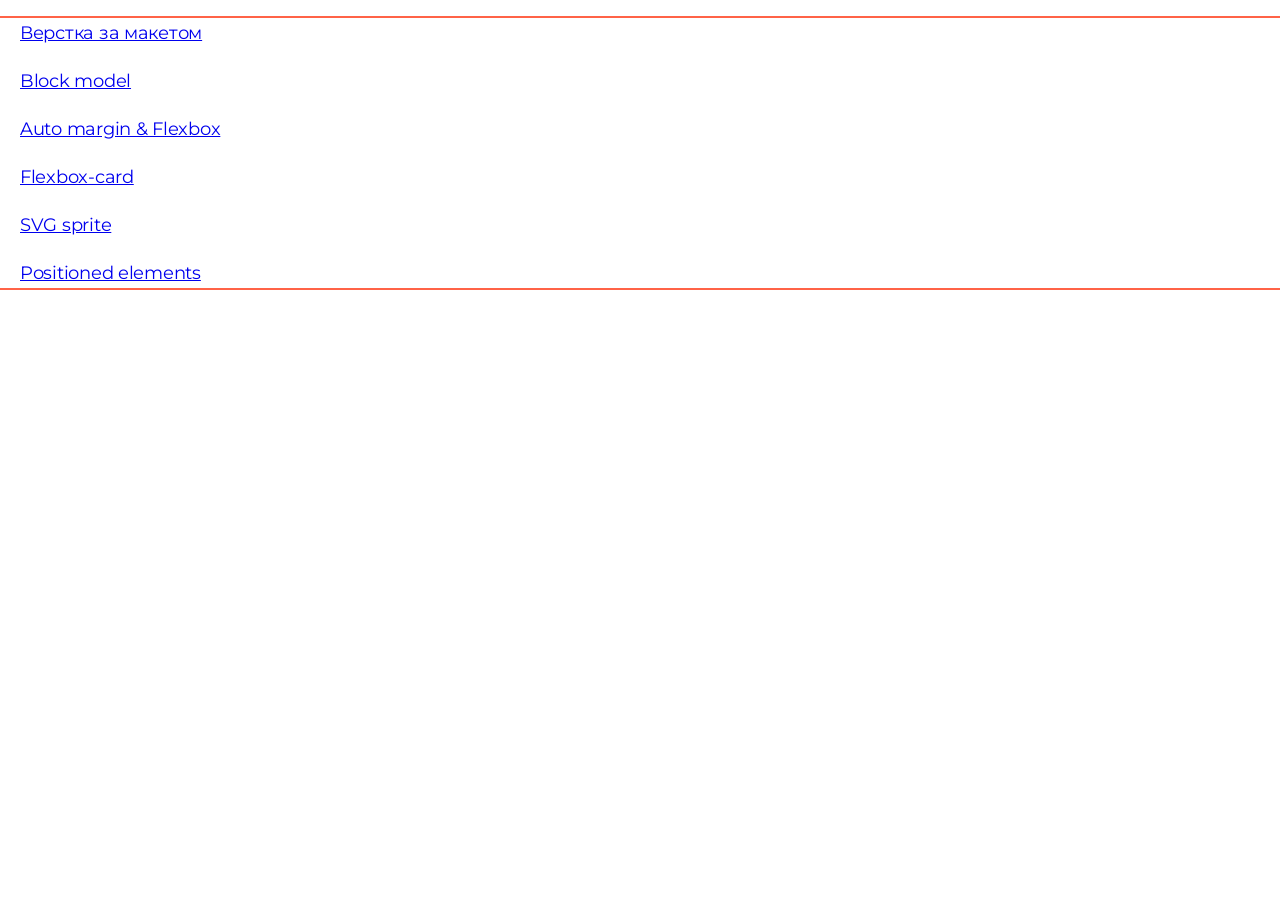
<file: index.html>
<!DOCTYPE html>
<html lang="en">
    <head>
        <meta charset="UTF-8">
        <meta name="viewport" content="width=device-width, initial-scale=1.0">
        <title>Practice E-24</title>
        <link
            href="https://fonts.googleapis.com/css2?family=Comfortaa&family=Montserrat:wght@400;500;700&display=swap"
            rel="stylesheet"/>
        <link
            rel="stylesheet"
            href="https://cdnjs.cloudflare.com/ajax/libs/modern-normalize/3.0.1/modern-normalize.min.css">
        <link rel="stylesheet" href="./css/styles.css">
    </head>

    <body>
        <div class="container">
            <p>
                <a href="maket.html">Верстка за макетом</a>
            </p>
            <p>
                <a href="blockmodel.html">Block model</a>
            </p>
            <p>
                <a href="automargin.html">Auto margin & Flexbox</a>
            </p>
            <p>
                <a href="flexbox-card.html">Flexbox-card</a>
            </p>
            <p>
                <a href="svg-sprite.html">SVG sprite</a>
            </p>
            <p>
                <a href="positioned-elem.html">Positioned elements</a>
            </p>
        </div>

    </body>

</html>
</file>
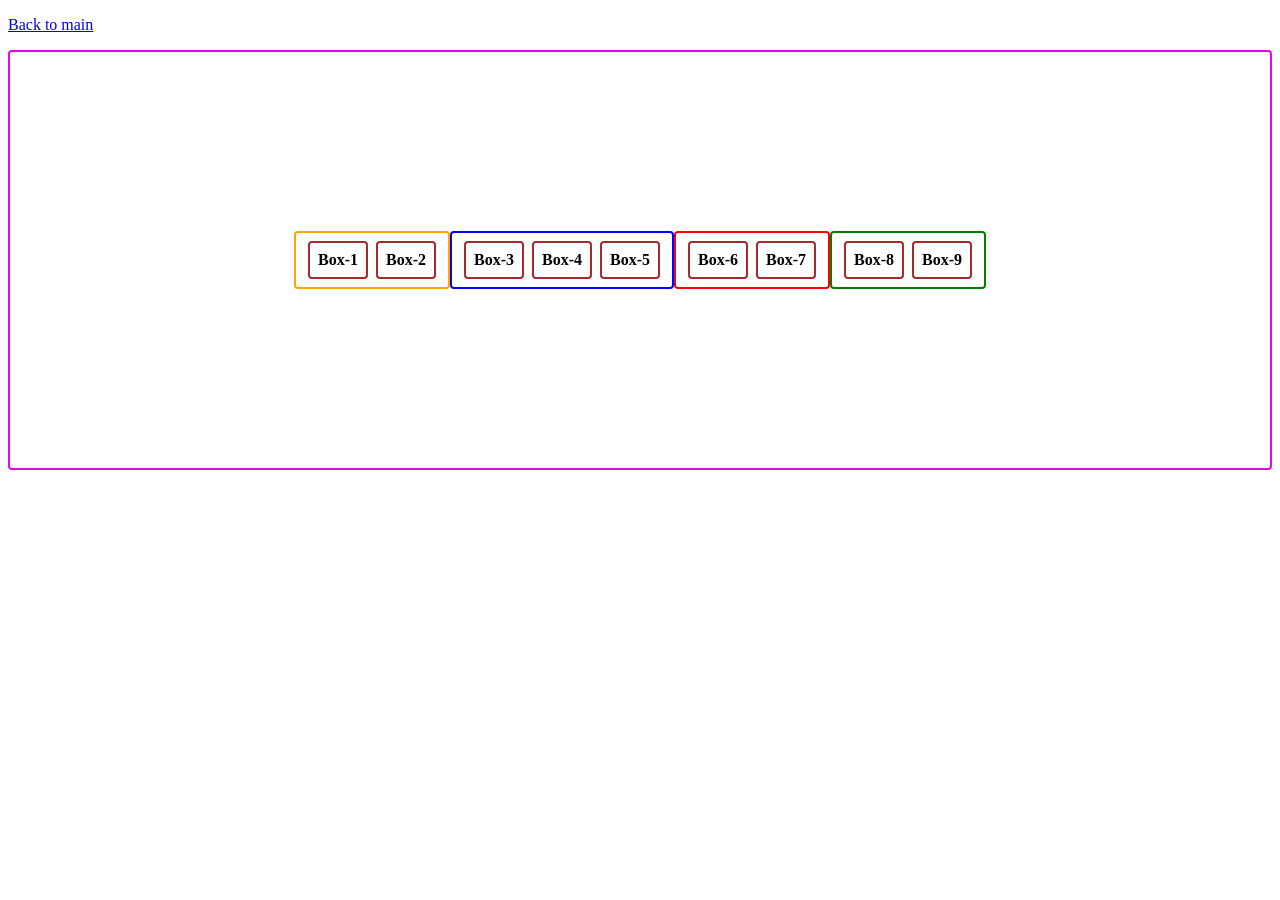
<file: automargin.html>
<!DOCTYPE html>
<html lang="en">
<head>
    <meta charset="UTF-8">
    <meta name="viewport" content="width=device-width, initial-scale=1.0">
    <title>Auto margin</title>
    <link rel="stylesheet" href="./css/automargin.css">
</head>
<body>
    <p>
        <a href="index.html">Back to main</a>
    </p>
    
    <div class="container">
        <div class="group-1">
            <div class="box">Box-1</div>
            <div class="box">Box-2</div>
        </div>
    
        <div class="group-2">
            <div class="box">Box-3</div>
            <div class="box">Box-4</div>
            <div class="box">Box-5</div>
        </div>
    
        <div class="group-3">
            <div class="box">Box-6</div>
            <div class="box">Box-7</div>
        </div>
    
        <div class="group-4">
            <div class="box">Box-8</div>
            <div class="box">Box-9</div>
        </div>
    </div>
</body>
</html>
</file>
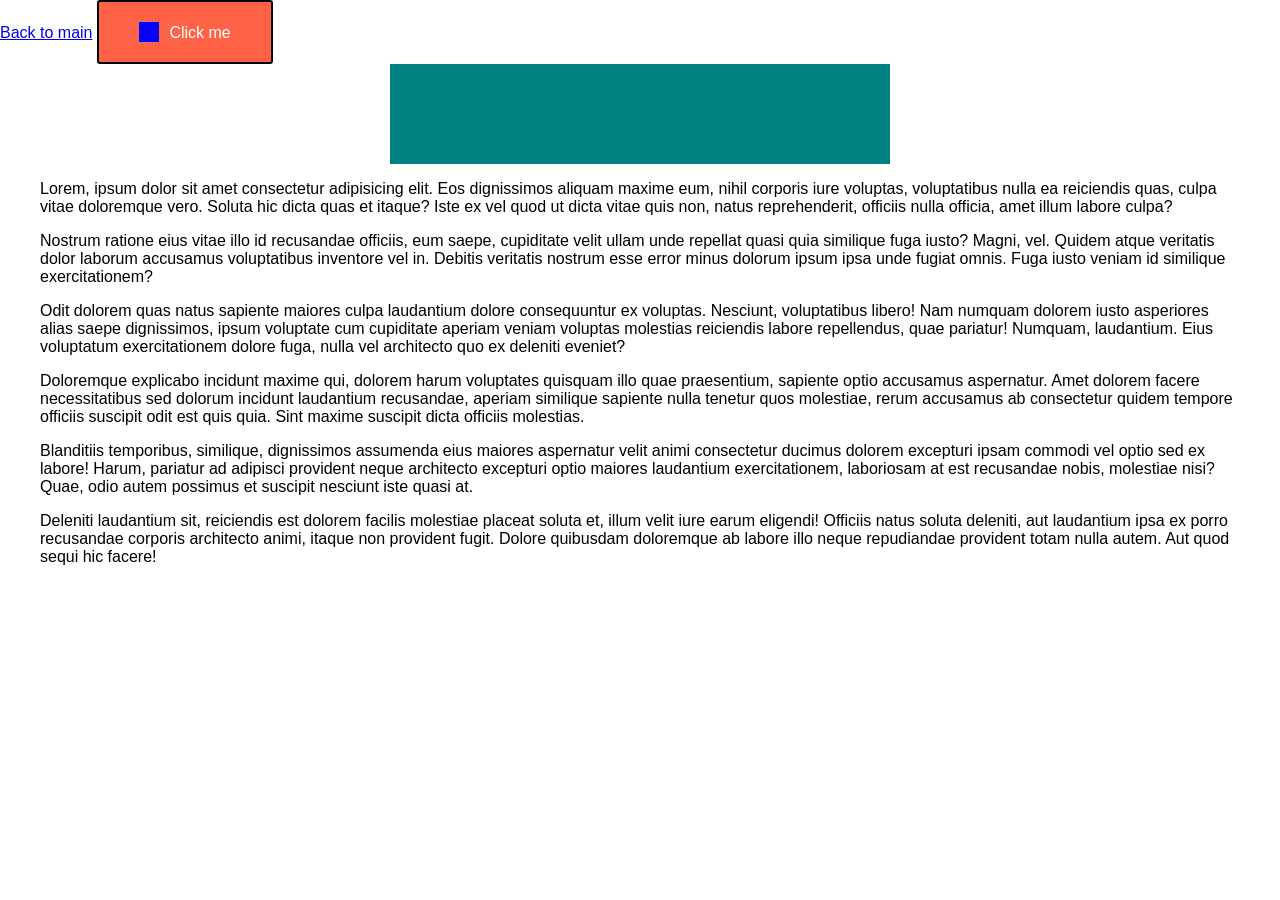
<file: blockmodel.html>
<!DOCTYPE html>
<html lang="en">

<head>
    <meta charset="UTF-8">
    <meta name="viewport" content="width=device-width, initial-scale=1.0">
    <title>Block model</title>
    <link rel="stylesheet" href="./css/blockmodel.css">
</head>

<body>
    <a href="./index.html">Back to main</a>

    <a href="" class="btn">
        <span class="btn-icon"></span>
        Click me
    </a>

    <div class="box"></div>

    <div class="container">
        <p>
            Lorem, ipsum dolor sit amet consectetur adipisicing elit. Eos
            dignissimos aliquam maxime eum, nihil corporis iure voluptas,
            voluptatibus nulla ea reiciendis quas, culpa vitae doloremque vero.
            Soluta hic dicta quas et itaque? Iste ex vel quod ut dicta vitae quis
            non, natus reprehenderit, officiis nulla officia, amet illum labore
            culpa?
        </p>
        <p>
            Nostrum ratione eius vitae illo id recusandae officiis, eum saepe,
            cupiditate velit ullam unde repellat quasi quia similique fuga iusto?
            Magni, vel. Quidem atque veritatis dolor laborum accusamus voluptatibus
            inventore vel in. Debitis veritatis nostrum esse error minus dolorum
            ipsum ipsa unde fugiat omnis. Fuga iusto veniam id similique
            exercitationem?
        </p>
        <p>
            Odit dolorem quas natus sapiente maiores culpa laudantium dolore
            consequuntur ex voluptas. Nesciunt, voluptatibus libero! Nam numquam
            dolorem iusto asperiores alias saepe dignissimos, ipsum voluptate cum
            cupiditate aperiam veniam voluptas molestias reiciendis labore
            repellendus, quae pariatur! Numquam, laudantium. Eius voluptatum
            exercitationem dolore fuga, nulla vel architecto quo ex deleniti
            eveniet?
        </p>
        <p>
            Doloremque explicabo incidunt maxime qui, dolorem harum voluptates
            quisquam illo quae praesentium, sapiente optio accusamus aspernatur.
            Amet dolorem facere necessitatibus sed dolorum incidunt laudantium
            recusandae, aperiam similique sapiente nulla tenetur quos molestiae,
            rerum accusamus ab consectetur quidem tempore officiis suscipit odit est
            quis quia. Sint maxime suscipit dicta officiis molestias.
        </p>
        <p>
            Blanditiis temporibus, similique, dignissimos assumenda eius maiores
            aspernatur velit animi consectetur ducimus dolorem excepturi ipsam
            commodi vel optio sed ex labore! Harum, pariatur ad adipisci provident
            neque architecto excepturi optio maiores laudantium exercitationem,
            laboriosam at est recusandae nobis, molestiae nisi? Quae, odio autem
            possimus et suscipit nesciunt iste quasi at.
        </p>
        <p>
            Deleniti laudantium sit, reiciendis est dolorem facilis molestiae
            placeat soluta et, illum velit iure earum eligendi! Officiis natus
            soluta deleniti, aut laudantium ipsa ex porro recusandae corporis
            architecto animi, itaque non provident fugit. Dolore quibusdam
            doloremque ab labore illo neque repudiandae provident totam nulla autem.
            Aut quod sequi hic facere!
        </p>
    </div>
</body>

</html>
</file>
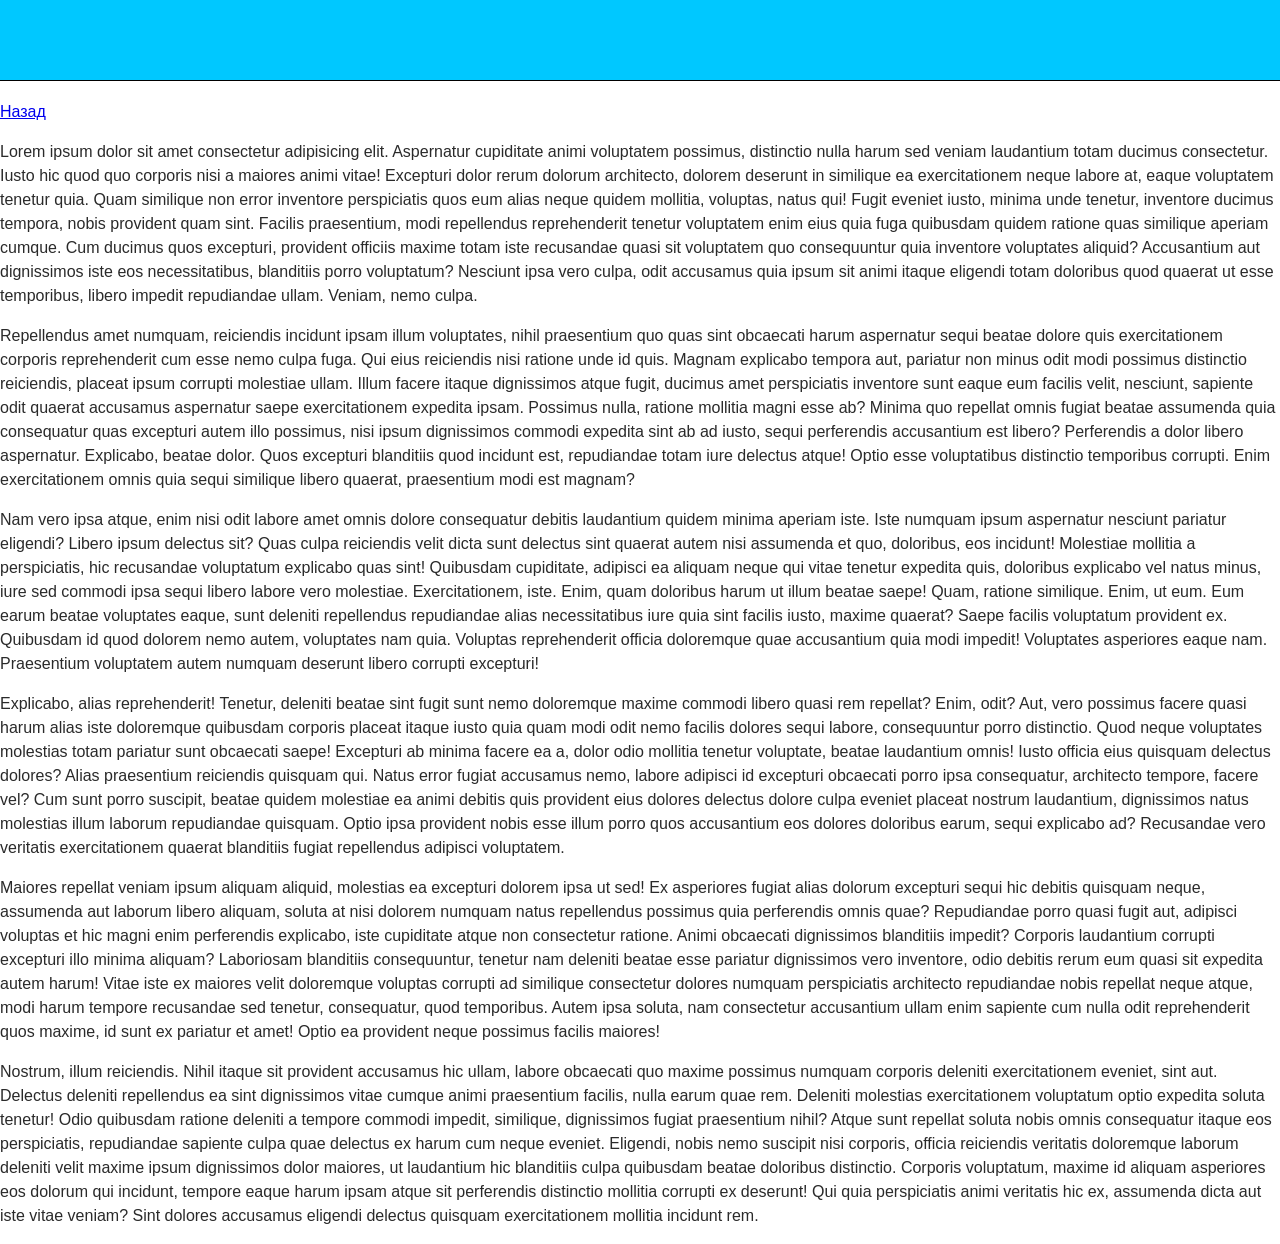
<file: fixed-header.html>
<!DOCTYPE html>
<html lang="en">

<head>
    <meta charset="UTF-8">
    <meta name="viewport" content="width=device-width, initial-scale=1.0">
    <title>Фіксований хедер</title>
    <link rel="stylesheet" href="./css/positionedelem.css" />
    <link rel="stylesheet" href="./css/fixed-header.css" />
</head>

<body>
    <header class="page-header"></header>

    <a href="/positioned-elem.html">Назад</a>

    <p>
        Lorem ipsum dolor sit amet consectetur adipisicing elit. Aspernatur
        cupiditate animi voluptatem possimus, distinctio nulla harum sed veniam
        laudantium totam ducimus consectetur. Iusto hic quod quo corporis nisi a
        maiores animi vitae! Excepturi dolor rerum dolorum architecto, dolorem
        deserunt in similique ea exercitationem neque labore at, eaque voluptatem
        tenetur quia. Quam similique non error inventore perspiciatis quos eum
        alias neque quidem mollitia, voluptas, natus qui! Fugit eveniet iusto,
        minima unde tenetur, inventore ducimus tempora, nobis provident quam sint.
        Facilis praesentium, modi repellendus reprehenderit tenetur voluptatem
        enim eius quia fuga quibusdam quidem ratione quas similique aperiam
        cumque. Cum ducimus quos excepturi, provident officiis maxime totam iste
        recusandae quasi sit voluptatem quo consequuntur quia inventore voluptates
        aliquid? Accusantium aut dignissimos iste eos necessitatibus, blanditiis
        porro voluptatum? Nesciunt ipsa vero culpa, odit accusamus quia ipsum sit
        animi itaque eligendi totam doloribus quod quaerat ut esse temporibus,
        libero impedit repudiandae ullam. Veniam, nemo culpa.
    </p>
    <p>
        Repellendus amet numquam, reiciendis incidunt ipsam illum voluptates,
        nihil praesentium quo quas sint obcaecati harum aspernatur sequi beatae
        dolore quis exercitationem corporis reprehenderit cum esse nemo culpa
        fuga. Qui eius reiciendis nisi ratione unde id quis. Magnam explicabo
        tempora aut, pariatur non minus odit modi possimus distinctio reiciendis,
        placeat ipsum corrupti molestiae ullam. Illum facere itaque dignissimos
        atque fugit, ducimus amet perspiciatis inventore sunt eaque eum facilis
        velit, nesciunt, sapiente odit quaerat accusamus aspernatur saepe
        exercitationem expedita ipsam. Possimus nulla, ratione mollitia magni esse
        ab? Minima quo repellat omnis fugiat beatae assumenda quia consequatur
        quas excepturi autem illo possimus, nisi ipsum dignissimos commodi
        expedita sint ab ad iusto, sequi perferendis accusantium est libero?
        Perferendis a dolor libero aspernatur. Explicabo, beatae dolor. Quos
        excepturi blanditiis quod incidunt est, repudiandae totam iure delectus
        atque! Optio esse voluptatibus distinctio temporibus corrupti. Enim
        exercitationem omnis quia sequi similique libero quaerat, praesentium modi
        est magnam?
    </p>
    <p>
        Nam vero ipsa atque, enim nisi odit labore amet omnis dolore consequatur
        debitis laudantium quidem minima aperiam iste. Iste numquam ipsum
        aspernatur nesciunt pariatur eligendi? Libero ipsum delectus sit? Quas
        culpa reiciendis velit dicta sunt delectus sint quaerat autem nisi
        assumenda et quo, doloribus, eos incidunt! Molestiae mollitia a
        perspiciatis, hic recusandae voluptatum explicabo quas sint! Quibusdam
        cupiditate, adipisci ea aliquam neque qui vitae tenetur expedita quis,
        doloribus explicabo vel natus minus, iure sed commodi ipsa sequi libero
        labore vero molestiae. Exercitationem, iste. Enim, quam doloribus harum ut
        illum beatae saepe! Quam, ratione similique. Enim, ut eum. Eum earum
        beatae voluptates eaque, sunt deleniti repellendus repudiandae alias
        necessitatibus iure quia sint facilis iusto, maxime quaerat? Saepe facilis
        voluptatum provident ex. Quibusdam id quod dolorem nemo autem, voluptates
        nam quia. Voluptas reprehenderit officia doloremque quae accusantium quia
        modi impedit! Voluptates asperiores eaque nam. Praesentium voluptatem
        autem numquam deserunt libero corrupti excepturi!
    </p>
    <p>
        Explicabo, alias reprehenderit! Tenetur, deleniti beatae sint fugit sunt
        nemo doloremque maxime commodi libero quasi rem repellat? Enim, odit? Aut,
        vero possimus facere quasi harum alias iste doloremque quibusdam corporis
        placeat itaque iusto quia quam modi odit nemo facilis dolores sequi
        labore, consequuntur porro distinctio. Quod neque voluptates molestias
        totam pariatur sunt obcaecati saepe! Excepturi ab minima facere ea a,
        dolor odio mollitia tenetur voluptate, beatae laudantium omnis! Iusto
        officia eius quisquam delectus dolores? Alias praesentium reiciendis
        quisquam qui. Natus error fugiat accusamus nemo, labore adipisci id
        excepturi obcaecati porro ipsa consequatur, architecto tempore, facere
        vel? Cum sunt porro suscipit, beatae quidem molestiae ea animi debitis
        quis provident eius dolores delectus dolore culpa eveniet placeat nostrum
        laudantium, dignissimos natus molestias illum laborum repudiandae
        quisquam. Optio ipsa provident nobis esse illum porro quos accusantium eos
        dolores doloribus earum, sequi explicabo ad? Recusandae vero veritatis
        exercitationem quaerat blanditiis fugiat repellendus adipisci voluptatem.
    </p>
    <p>
        Maiores repellat veniam ipsum aliquam aliquid, molestias ea excepturi
        dolorem ipsa ut sed! Ex asperiores fugiat alias dolorum excepturi sequi
        hic debitis quisquam neque, assumenda aut laborum libero aliquam, soluta
        at nisi dolorem numquam natus repellendus possimus quia perferendis omnis
        quae? Repudiandae porro quasi fugit aut, adipisci voluptas et hic magni
        enim perferendis explicabo, iste cupiditate atque non consectetur ratione.
        Animi obcaecati dignissimos blanditiis impedit? Corporis laudantium
        corrupti excepturi illo minima aliquam? Laboriosam blanditiis
        consequuntur, tenetur nam deleniti beatae esse pariatur dignissimos vero
        inventore, odio debitis rerum eum quasi sit expedita autem harum! Vitae
        iste ex maiores velit doloremque voluptas corrupti ad similique
        consectetur dolores numquam perspiciatis architecto repudiandae nobis
        repellat neque atque, modi harum tempore recusandae sed tenetur,
        consequatur, quod temporibus. Autem ipsa soluta, nam consectetur
        accusantium ullam enim sapiente cum nulla odit reprehenderit quos maxime,
        id sunt ex pariatur et amet! Optio ea provident neque possimus facilis
        maiores!
    </p>
    <p>
        Nostrum, illum reiciendis. Nihil itaque sit provident accusamus hic ullam,
        labore obcaecati quo maxime possimus numquam corporis deleniti
        exercitationem eveniet, sint aut. Delectus deleniti repellendus ea sint
        dignissimos vitae cumque animi praesentium facilis, nulla earum quae rem.
        Deleniti molestias exercitationem voluptatum optio expedita soluta
        tenetur! Odio quibusdam ratione deleniti a tempore commodi impedit,
        similique, dignissimos fugiat praesentium nihil? Atque sunt repellat
        soluta nobis omnis consequatur itaque eos perspiciatis, repudiandae
        sapiente culpa quae delectus ex harum cum neque eveniet. Eligendi, nobis
        nemo suscipit nisi corporis, officia reiciendis veritatis doloremque
        laborum deleniti velit maxime ipsum dignissimos dolor maiores, ut
        laudantium hic blanditiis culpa quibusdam beatae doloribus distinctio.
        Corporis voluptatum, maxime id aliquam asperiores eos dolorum qui
        incidunt, tempore eaque harum ipsam atque sit perferendis distinctio
        mollitia corrupti ex deserunt! Qui quia perspiciatis animi veritatis hic
        ex, assumenda dicta aut iste vitae veniam? Sint dolores accusamus eligendi
        delectus quisquam exercitationem mollitia incidunt rem.
    </p>

    <script>
        const { height: pageHeaderHeight } = document
            .querySelector(".page-header")
            .getBoundingClientRect();

        document.body.style.paddingTop = `${pageHeaderHeight}px`;
    </script>
</body>

</html>
</file>
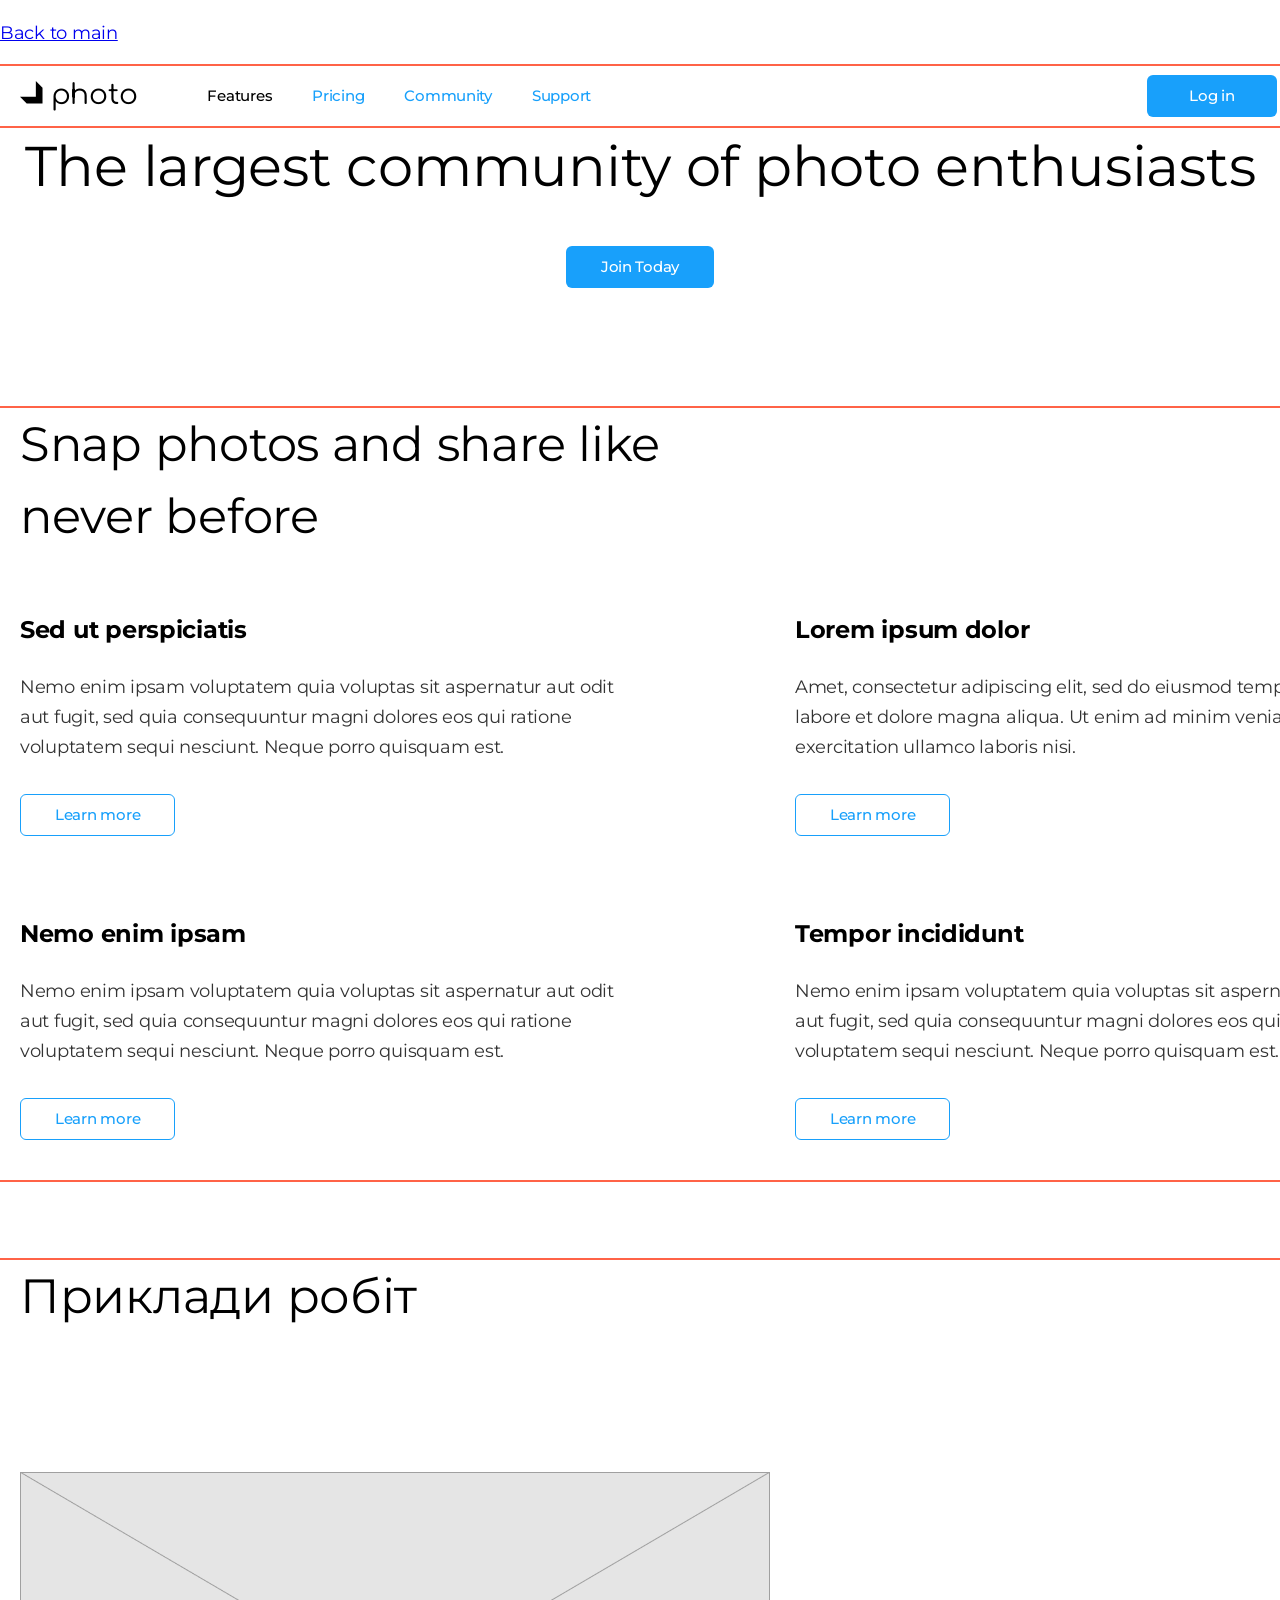
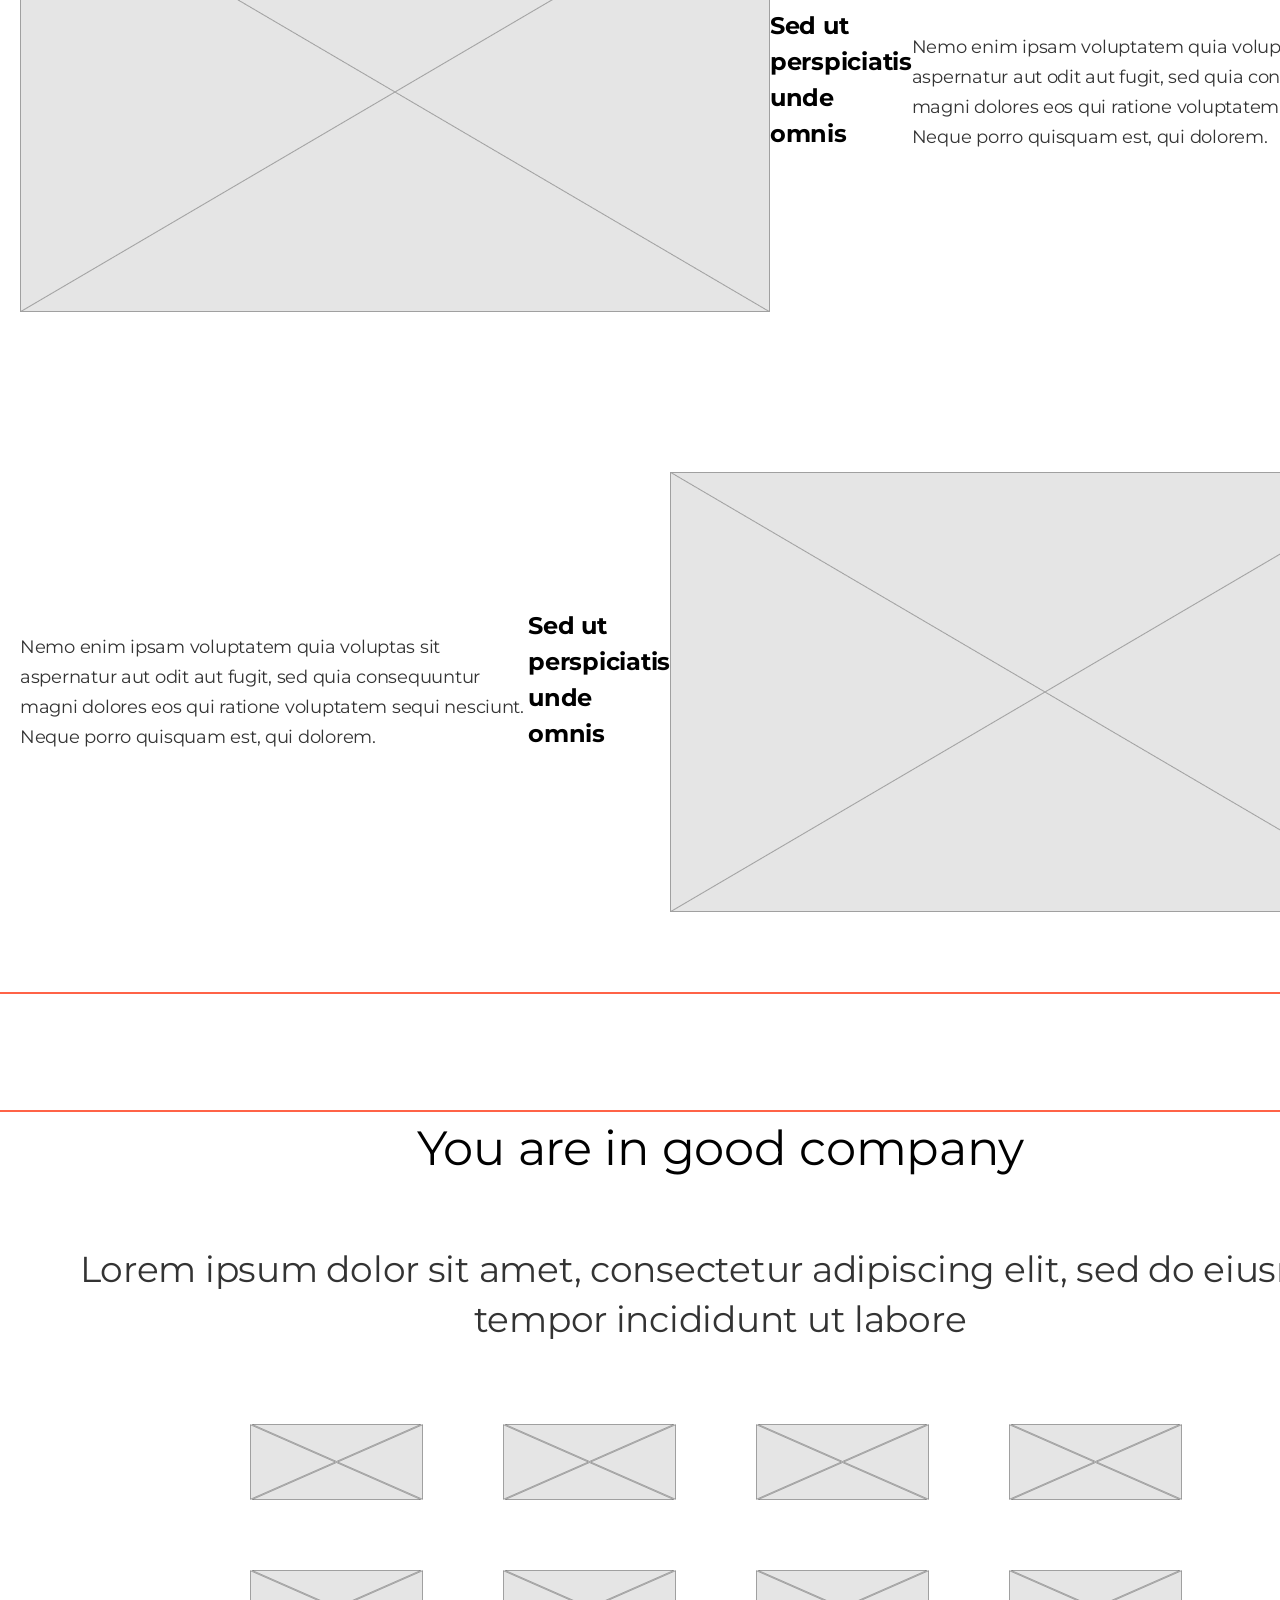
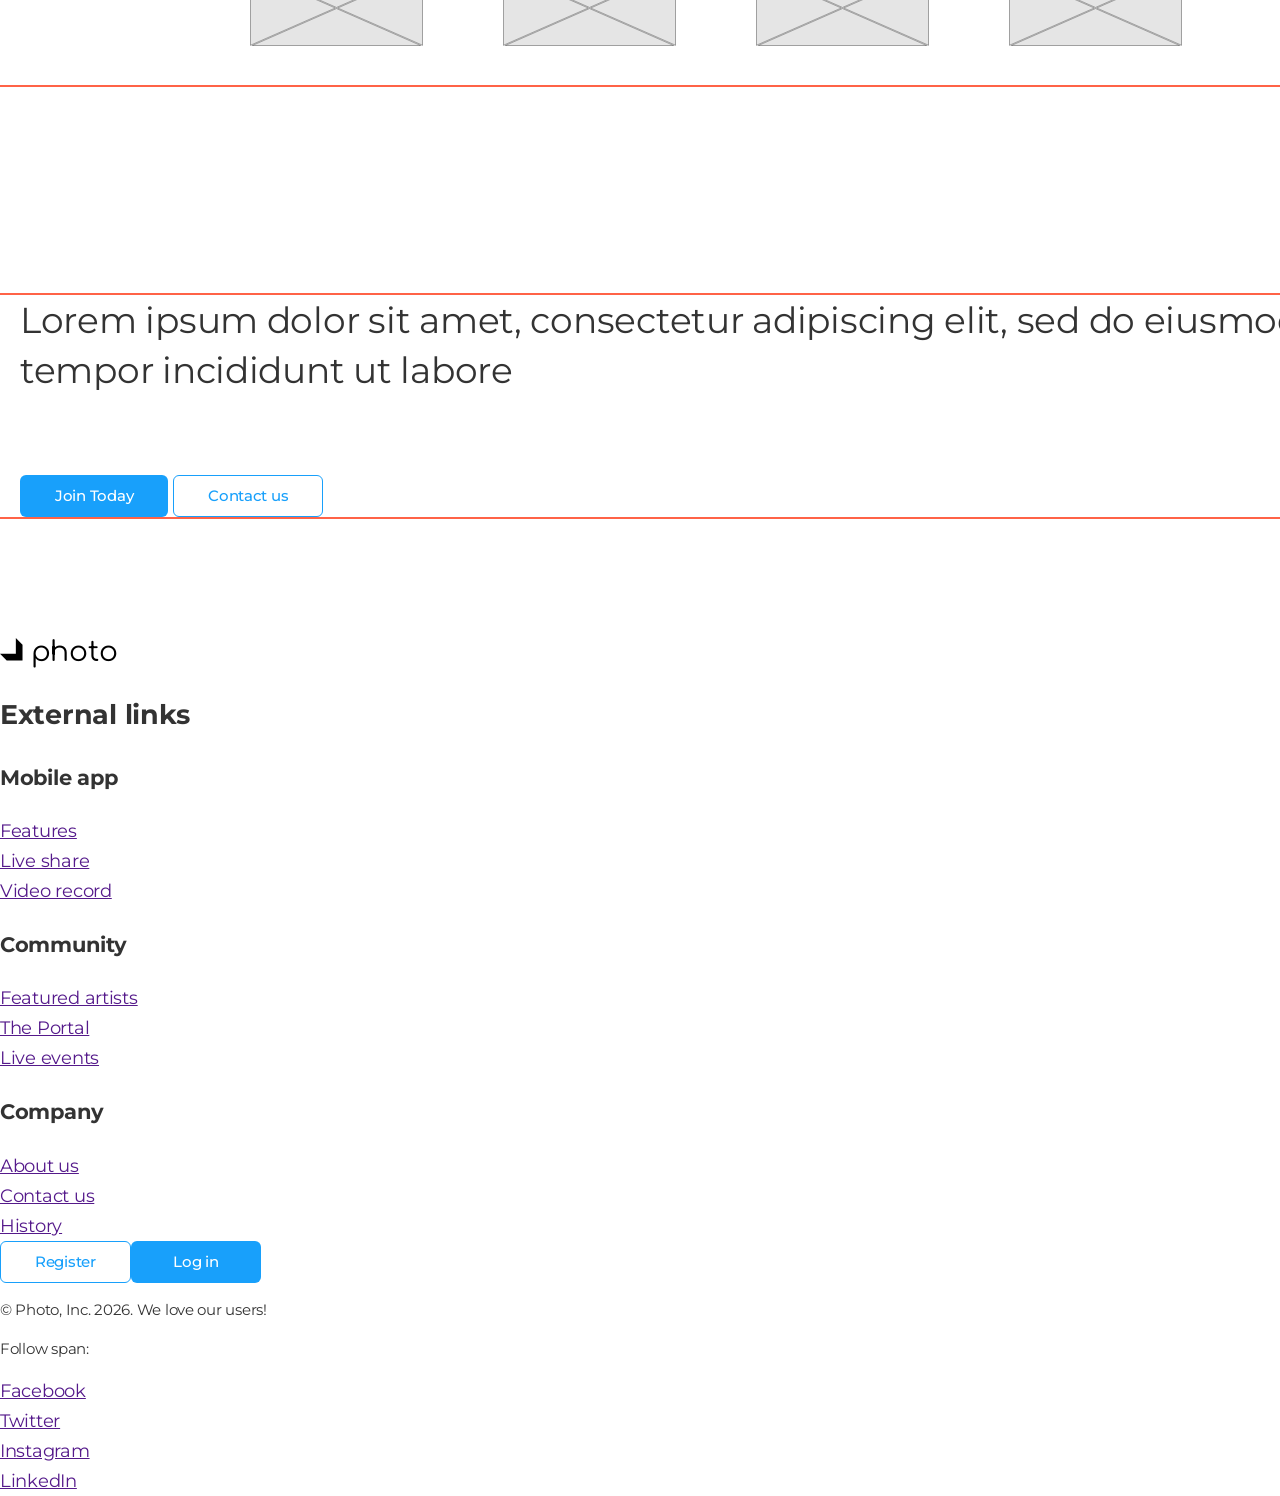
<file: maket.html>
<!DOCTYPE html>
<html lang="en">

<head>
    <meta charset="UTF-8">
    <meta name="viewport" content="width=device-width, initial-scale=1.0">
    <title>Practice E-24</title>
    <link href="https://fonts.googleapis.com/css2?family=Comfortaa&family=Montserrat:wght@400;500;700&display=swap"
        rel="stylesheet" />
    <link rel="stylesheet"
        href="https://cdnjs.cloudflare.com/ajax/libs/modern-normalize/3.0.1/modern-normalize.min.css">
    <link rel="stylesheet" href="./css/styles.css">
</head>

<body>
    <p>
        <a href="index.html">Back to main</a>
    </p>
    <!-- Шапка сайту -->
    <header class="page-header">
       
        <nav class="container main-nav">
            <a href="./maket.html" class="logo">
                <img src="./images/logo.svg" alt="Логотип компанії">
                photo
            </a>
            <ul class="site-nav list">
                <li class="item">
                    <a href="" class="link current">Features</a>
                </li>
                <li class="item">
                    <a href="./pricing.html" class="link">Pricing</a>
                </li>
                <li class="item">
                    <a href="" class="link">Community</a>
                </li>
                <li class="item">
                    <a href="" class="link">Support</a>
                </li>
            </ul>
            <ul class="auth-nav list">
                <li class="item">
                    <a href="" class="button primary">Log in</a>
                </li>
                <li class="item">
                    <a href="" class="button secondary">Register</a>
                </li>
            </ul>
        </nav>
    </header>
    
    <main>
        <!-- Герой -->
        <section class="hero">
            <h1 class="hero-title">The largest community of photo enthusiasts</h1>
            <a href="" class="button primary">Join Today</a>
        </section>
    
        <!-- Переваги -->
        <section class="section">
            <div class="container">
                <h2 class="section-title">Snap photos and share like
                    <br>
                    never before
                </h2>
                <ul class="feature-list list ">
                    <li class="item">
                        <h3 class="title">Sed ut perspiciatis</h3>
                        <p>Nemo enim ipsam voluptatem quia voluptas sit aspernatur aut odit aut fugit,
                            sed quia consequuntur magni dolores eos qui ratione voluptatem sequi nesciunt.
                            Neque porro quisquam est.</p>
                        <a href="" class="button secondary">Learn more</a>
                    </li>
                    <li class="item">
                        <h3 class="title">Lorem ipsum dolor</h3>
                        <p>Amet, consectetur adipiscing elit, sed do eiusmod tempor incididunt ut labore
                            et dolore magna aliqua. Ut enim ad minim veniam, quis nostrud exercitation
                            ullamco laboris nisi.</p>
                        <a href="" class="button secondary">Learn more</a>
                    </li>
                    <li class="item">
                        <h3 class="title">Nemo enim ipsam</h3>
                        <p>Nemo enim ipsam voluptatem quia voluptas sit aspernatur aut odit aut fugit,
                            sed quia consequuntur magni dolores eos qui ratione voluptatem sequi nesciunt.
                            Neque porro quisquam est.</p>
                        <a href="" class="button secondary">Learn more</a>
                    </li>
                    <li class="item">
                        <h3 class="title">Tempor incididunt</h3>
                        <p>Nemo enim ipsam voluptatem quia voluptas sit aspernatur aut odit aut fugit,
                            sed quia consequuntur magni dolores eos qui ratione voluptatem sequi nesciunt.
                            Neque porro quisquam est.</p>
                        <a href="" class="button secondary">Learn more</a>
                    </li>
                </ul>
            </div>
        </section>
    
        <!-- Приклади робіт -->
        <section class="section no-padding">
            <div class="container">
                <h2 class="section-title">Приклади робіт</h2>
                <ul class="work-list list">
                    <li class="item">
                        <img src="./images/placeholder.png" alt="Осінній ліс" width="750">
                        <h3 class="title">Sed ut perspiciatis unde omnis</h3>
                        <p>Nemo enim ipsam voluptatem quia voluptas sit aspernatur aut odit aut fugit,
                            sed quia consequuntur magni dolores eos qui ratione voluptatem sequi nesciunt.
                            Neque porro quisquam est, qui dolorem.</p>
                    </li>
                    <li class="item">
                        <img src="./images/placeholder.png" alt="Мегаполіс" width="750">
                        <h3 class="title">Sed ut perspiciatis unde omnis</h3>
                        <p>
                            Nemo enim ipsam voluptatem quia voluptas sit aspernatur aut odit aut fugit, sed
                            quia consequuntur magni dolores eos qui ratione voluptatem sequi nesciunt. Neque
                            porro quisquam est, qui dolorem.
                        </p>
                    </li>
                </ul>
            </div>
        </section>
    
        <!-- Testimonials (Клієнти) -->
        <section class="section">
            <div class="container">
                <h2 class="section-title centered">You are in good company</h2>
                <p class="section-description centered">
                    Lorem ipsum dolor sit amet, consectetur adipiscing elit, sed do eiusmod tempor
                    incididunt ut labore
                </p>
    
                <ul class="client-list list">
                    <li>
                        <a href=""><img src="./images/icon.svg" alt="Логотип компанії"></a>
                    </li>
                    <li>
                        <a href=""><img src="./images/icon.svg" alt="Логотип компанії"></a>
                    </li>
                    <li>
                        <a href=""><img src="./images/icon.svg" alt="Логотип компанії"></a>
                    </li>
                    <li>
                        <a href=""><img src="./images/icon.svg" alt="Логотип компанії"></a>
                    </li>
                    <li>
                        <a href=""><img src="./images/icon.svg" alt="Логотип компанії"></a>
                    </li>
                    <li>
                        <a href=""><img src="./images/icon.svg" alt="Логотип компанії"></a>
                    </li>
                    <li>
                        <a href=""><img src="./images/icon.svg" alt="Логотип компанії"></a>
                    </li>
                    <li>
                        <a href=""><img src="./images/icon.svg" alt="Логотип компанії"></a>
                    </li>
                </ul>
            </div>
        </section>
    
        <!-- Signup (Реєстрація) -->
        <section class="section">
            <div class="container">
                <p class="section-description">
                    Lorem ipsum dolor sit amet, consectetur adipiscing elit, sed do eiusmod tempor
                    incididunt ut labore
                </p>
                <div>
                    <a href="" class="button primary">Join Today</a>
                    <a href="" class="button secondary">Contact us</a>
                </div>
            </div>
        </section>
    </main>
    
    <!-- Футер -->
    <footer class="page-footer">
        <a href="./maket.html" class="logo">
            <img src="./images/logo.svg" alt="Логотип компанії" />
            photo
        </a>
        <section>
            <h2>External links</h2>
    
            <h3>Mobile app</h3>
            <ul class="list">
                <li>
                    <a href="">Features</a>
                </li>
                <li>
                    <a href="">Live share</a>
                </li>
                <li>
                    <a href="">Video record</a>
                </li>
            </ul>
    
            <h3>Community</h3>
            <ul class="list">
                <li>
                    <a href="">Featured artists</a>
                </li>
                <li>
                    <a href="">The Portal</a>
                </li>
                <li>
                    <a href="">Live events</a>
                </li>
            </ul>
    
            <h3>Company</h3>
            <ul class="list">
                <li>
                    <a href="">About us</a>
                </li>
                <li>
                    <a href="">Contact us</a>
                </li>
                <li>
                    <a href="">History</a>
                </li>
            </ul>
        </section>
    
        <ul class="auth-nav list">
            <li>
                <a href="" class="button secondary">Register</a>
            </li>
            <li>
                <a href="" class="button primary">Log in</a>
            </li>
        </ul>
    
        <p class="copyright">&#169; Photo, Inc. 2026. We love our users!</p>
    
        <div class="social">
            <p class="label">Follow span:</p>
    
            <ul class="list">
                <li>
                    <a href="" aria-label="Посилання на Facebook">Facebook</a>
                </li>
                <li>
                    <a href="" aria-label="Посилання на Twitter">Twitter</a>
                </li>
                <li>
                    <a href="" aria-label="Посилання на Instagram">Instagram</a>
                </li>
                <li>
                    <a href="" aria-label="Посилання на LinkedIn">LinkedIn</a>
                </li>
            </ul>
        </div>
    </footer>
    </body>
    
    </html>
</file>
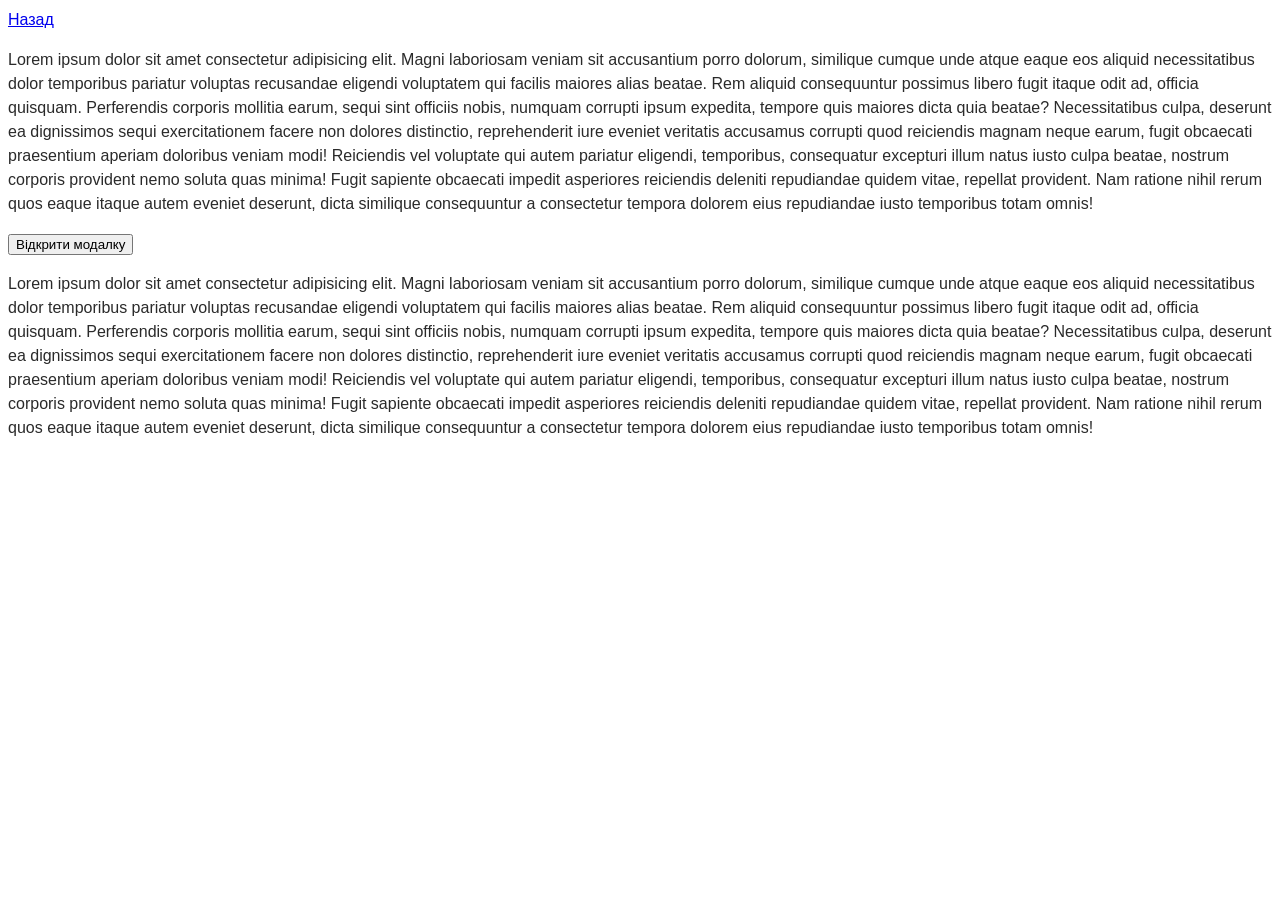
<file: modal.html>
<!DOCTYPE html>
<html lang="en">

<head>
    <meta charset="UTF-8">
    <meta name="viewport" content="width=device-width, initial-scale=1.0">
    <title>Модальне вікно</title>
    <link rel="stylesheet" href="./css/positionedelem.css" />
    <link rel="stylesheet" href="./css/modal.css" />
</head>

<body>
    <a href="/positioned-elem.html">Назад</a>

    <p>
        Lorem ipsum dolor sit amet consectetur adipisicing elit. Magni laboriosam
        veniam sit accusantium porro dolorum, similique cumque unde atque eaque
        eos aliquid necessitatibus dolor temporibus pariatur voluptas recusandae
        eligendi voluptatem qui facilis maiores alias beatae. Rem aliquid
        consequuntur possimus libero fugit itaque odit ad, officia quisquam.
        Perferendis corporis mollitia earum, sequi sint officiis nobis, numquam
        corrupti ipsum expedita, tempore quis maiores dicta quia beatae?
        Necessitatibus culpa, deserunt ea dignissimos sequi exercitationem facere
        non dolores distinctio, reprehenderit iure eveniet veritatis accusamus
        corrupti quod reiciendis magnam neque earum, fugit obcaecati praesentium
        aperiam doloribus veniam modi! Reiciendis vel voluptate qui autem pariatur
        eligendi, temporibus, consequatur excepturi illum natus iusto culpa
        beatae, nostrum corporis provident nemo soluta quas minima! Fugit sapiente
        obcaecati impedit asperiores reiciendis deleniti repudiandae quidem vitae,
        repellat provident. Nam ratione nihil rerum quos eaque itaque autem
        eveniet deserunt, dicta similique consequuntur a consectetur tempora
        dolorem eius repudiandae iusto temporibus totam omnis!
    </p>

    <button data-open-modal>Відкрити модалку</button>

    <p>
        Lorem ipsum dolor sit amet consectetur adipisicing elit. Magni laboriosam
        veniam sit accusantium porro dolorum, similique cumque unde atque eaque
        eos aliquid necessitatibus dolor temporibus pariatur voluptas recusandae
        eligendi voluptatem qui facilis maiores alias beatae. Rem aliquid
        consequuntur possimus libero fugit itaque odit ad, officia quisquam.
        Perferendis corporis mollitia earum, sequi sint officiis nobis, numquam
        corrupti ipsum expedita, tempore quis maiores dicta quia beatae?
        Necessitatibus culpa, deserunt ea dignissimos sequi exercitationem facere
        non dolores distinctio, reprehenderit iure eveniet veritatis accusamus
        corrupti quod reiciendis magnam neque earum, fugit obcaecati praesentium
        aperiam doloribus veniam modi! Reiciendis vel voluptate qui autem pariatur
        eligendi, temporibus, consequatur excepturi illum natus iusto culpa
        beatae, nostrum corporis provident nemo soluta quas minima! Fugit sapiente
        obcaecati impedit asperiores reiciendis deleniti repudiandae quidem vitae,
        repellat provident. Nam ratione nihil rerum quos eaque itaque autem
        eveniet deserunt, dicta similique consequuntur a consectetur tempora
        dolorem eius repudiandae iusto temporibus totam omnis!
    </p>

    <div class="backdrop is-hidden" data-backdrop>
        <div class="modal">
            <p>
                Lorem ipsum dolor sit amet consectetur adipisicing elit. Nulla quis
                debitis quibusdam doloremque perspiciatis distinctio consequuntur
                nobis ipsa dolore earum quisquam qui eveniet maxime ad, numquam libero
                quos, veritatis accusantium similique tempora nemo? Quo consequuntur
                iusto eius aut facilis doloribus aliquam quae vitae dolor
                voluptatibus? Accusamus corrupti cumque odio illo.
            </p>
            <button data-close-modal>Закрити</button>
        </div>
    </div>

    <script>
        const refs = {
            openModalBtn: document.querySelector("[data-open-modal]"),
            closeModalBtn: document.querySelector("[data-close-modal]"),
            backdrop: document.querySelector("[data-backdrop]"),
        };

        refs.openModalBtn.addEventListener("click", toggleModal);
        refs.closeModalBtn.addEventListener("click", toggleModal);

        refs.backdrop.addEventListener("click", logBackdropClick);

        function toggleModal() {
            refs.backdrop.classList.toggle("is-hidden");
        }

        function logBackdropClick() {
            console.log("Це клік в бекдроп");
        }
    </script>
</body>

</html>
</file>
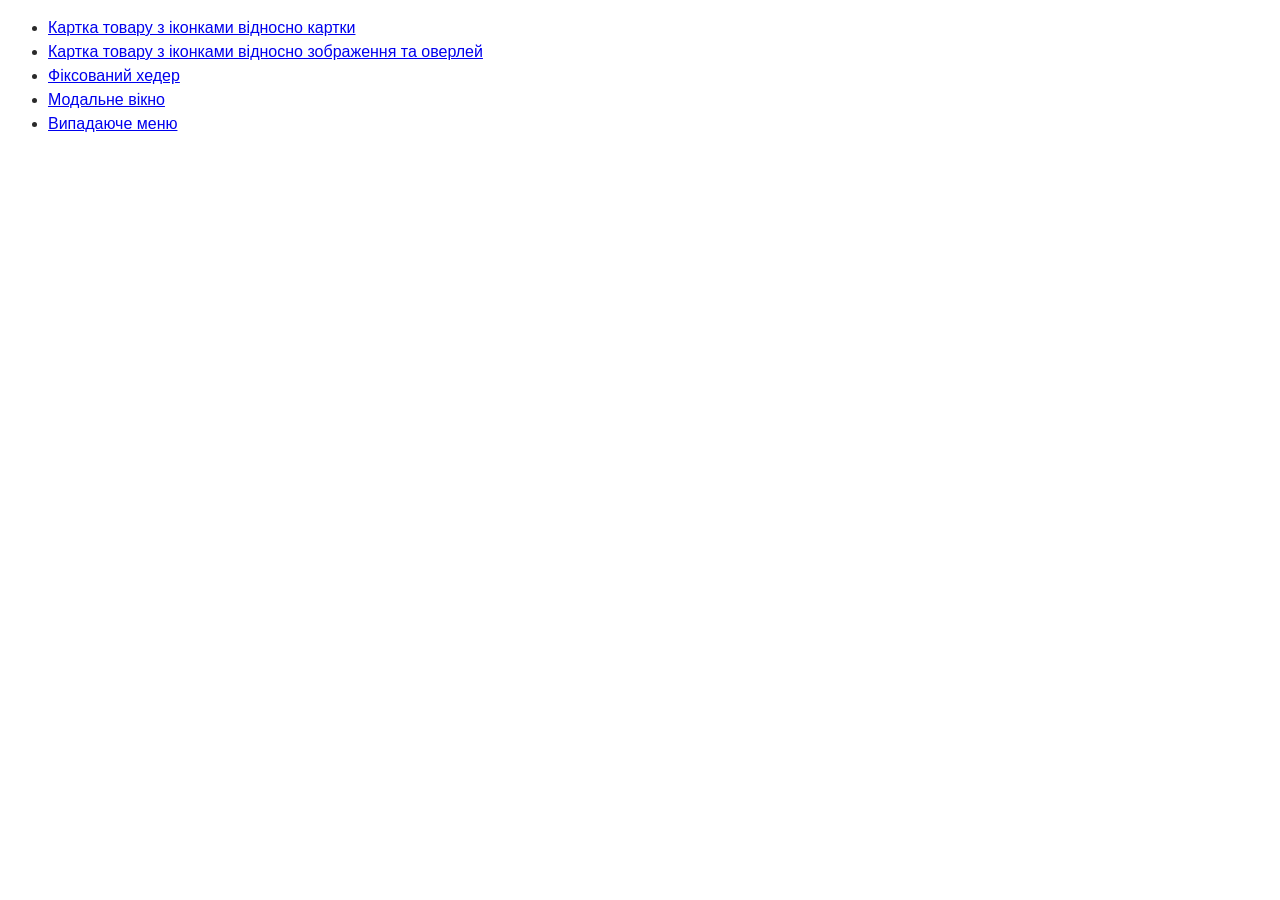
<file: positioned-elem.html>
<!DOCTYPE html>
<html lang="en">
<head>
    <meta charset="UTF-8">
    <meta name="viewport" content="width=device-width, initial-scale=1.0">
    <title>Positioned Elements</title>
    <link rel="stylesheet" href="./css/positionedelem.css">
</head>
<body>
<ul class="nav">
    <li>
        <a href="./icons.html">
            Картка товару з іконками відносно картки
        </a>
    </li>
    <li>
        <a href="./overlay.html">
            Картка товару з іконками відносно зображення та оверлей
        </a>
    </li>
    <li><a href="./fixed-header.html">Фіксований хедер</a></li>
    <li><a href="./modal.html">Модальне вікно</a></li>
    <li><a href="./dropdown.html">Випадаюче меню</a></li>
</ul>
</body>
</html>
</file>
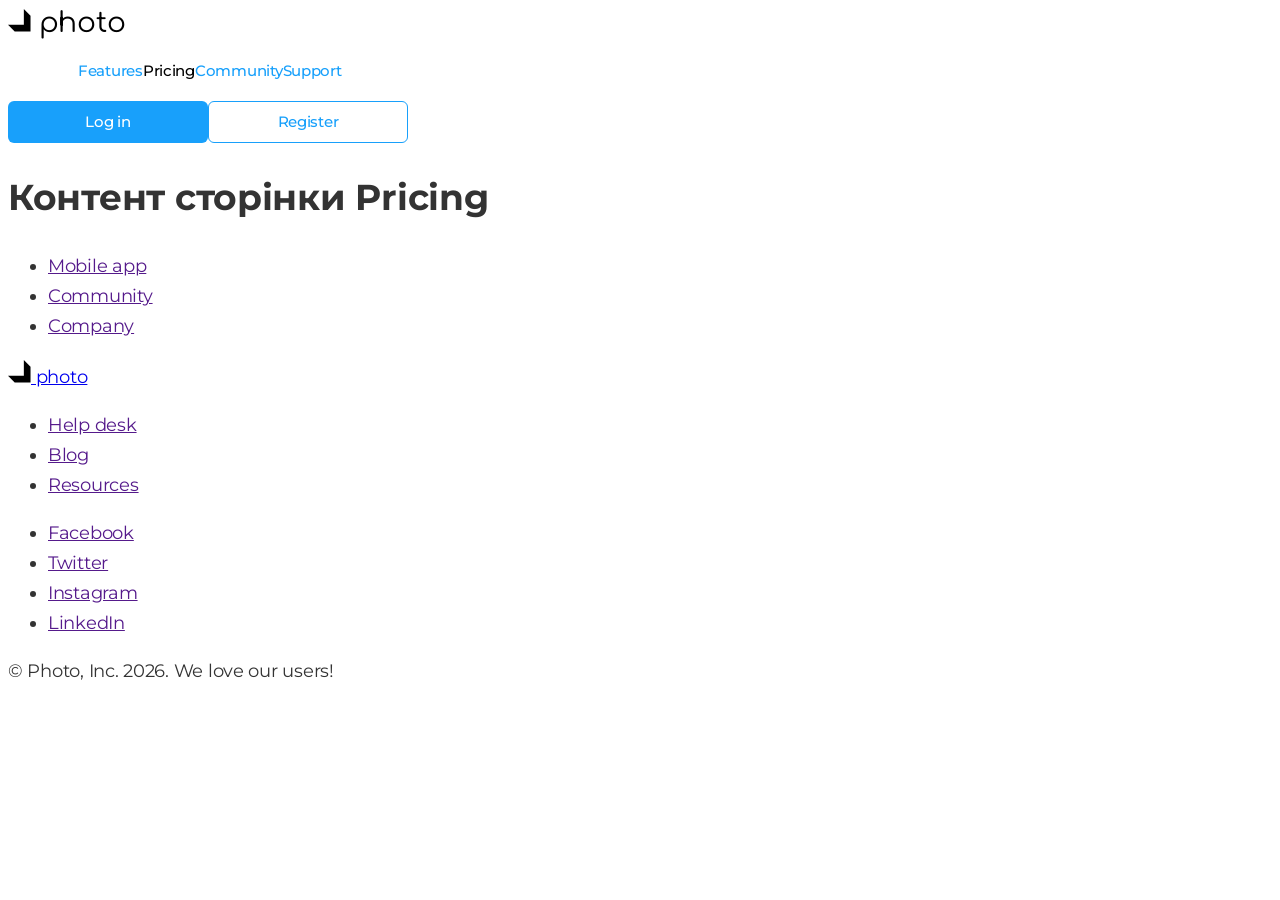
<file: pricing.html>
<!DOCTYPE html>
<html lang="en">

<head>
    <meta charset="UTF-8">
    <meta name="viewport" content="width=device-width, initial-scale=1.0">
    <title>Pricing</title>
    <link href="https://fonts.googleapis.com/css2?family=Comfortaa&family=Montserrat:wght@400;500;700&display=swap"
        rel="stylesheet">
    <link rel="stylesheet" href="./css/styles.css">
</head>

<body>
    <!-- Шапка сайту -->
    <header>
        <nav>
            <a href="./maket.html" class="logo">
                <img src="./images/logo.svg" alt="Логотип компанії">
                photo
            </a>
            <ul class="site-nav list">
                <li>
                    <a href="./maket.html" class="link">Features</a>
                </li>
                <li>
                    <a href="" class="link current">Pricing</a>
                </li>
                <li>
                    <a href="" class="link">Community</a>
                </li>
                <li>
                    <a href="" class="link">Support</a>
                </li>
            </ul>
            <ul class="auth-nav list">
                <li>
                    <a href="" class="button primary">Log in</a>
                </li>
                <li>
                    <a href="" class="button secondary">Register</a>
                </li>
            </ul>
        </nav>
    </header>
    
    <h1>Контент сторінки Pricing</h1>
    
    <!-- Футер -->
    <footer>
        <ul>
            <li>
                <a href="">Mobile app</a>
            </li>
            <li>
                <a href="">Community</a>
            </li>
            <li>
                <a href="">Company</a>
            </li>
        </ul>
    
        <a href="./maket.html">
            <img src="./images/logo.svg" alt="Логотип компанії">
            photo
        </a>
    
        <ul>
            <li>
                <a href="">Help desk</a>
            </li>
            <li>
                <a href="">Blog</a>
            </li>
            <li>
                <a href="">Resources</a>
            </li>
        </ul>
    
        <ul>
            <li>
                <a href="" aria-label="Посилання на Facebook">Facebook</a>
            </li>
            <li>
                <a href="" aria-label="Посилання на Twitter">Twitter</a>
            </li>
            <li>
                <a href="" aria-label="Посилання на Instagram">Instagram</a>
            </li>
            <li>
                <a href="" aria-label="Посилання на LinkedIn">LinkedIn</a>
            </li>
        </ul>

        <p>
            &#169; Photo, Inc. 2026. We love our users!
        </p>
    </footer>
</body>

</html>
</file>
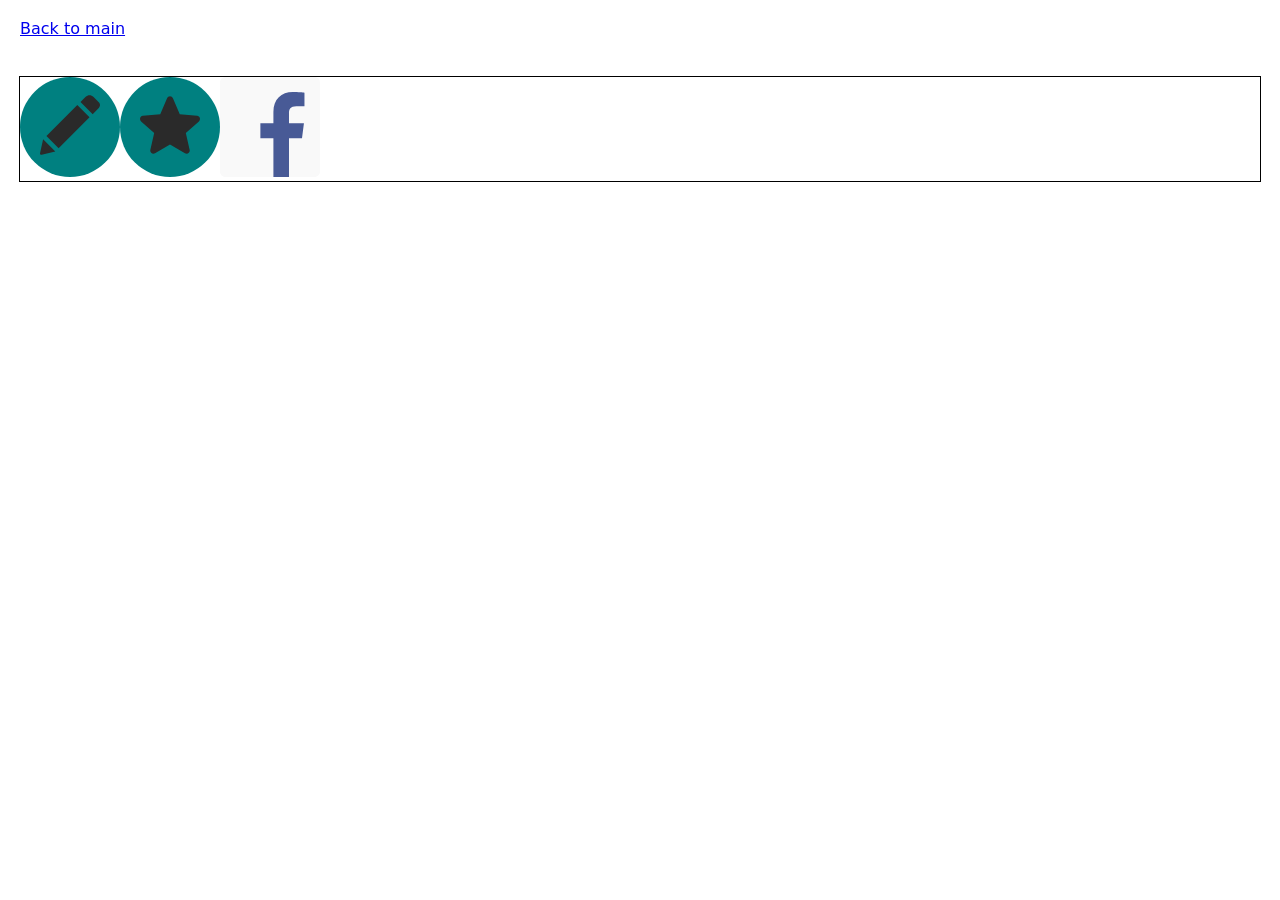
<file: svg-sprite.html>
<!DOCTYPE html>
<html lang="en">

<head>
    <meta charset="UTF-8">
    <meta name="viewport" content="width=device-width, initial-scale=1.0">
    <title>SVG-спрайт</title>
    <link rel="stylesheet"
        href="https://cdnjs.cloudflare.com/ajax/libs/modern-normalize/3.0.1/modern-normalize.min.css">
    <link rel="stylesheet" href="./css/sprite.css" />
</head>

<body>
    <a href="./index.html" class="main-link">Back to main</a><br />

    <ul class="actions">
        <li>
            <button class="button" aria-label="Редагувати">
                <svg class="button-icon" width="60" height="60">
                    <use href="./images/icons/sprite.svg#edit"></use>
                </svg>
            </button>
        </li>
        <li>
            <button class="button" arial-label="Додати до обраного">
                <svg class="button-icon" width="60" height="60">
                    <use href="./images/icons/sprite.svg#star"></use>
                </svg>
            </button>
        </li>
        <li>
            <button class="button" arial-label="Facebook">
                <svg class="button-fb" xmlns="http://www.w3.org/2000/svg" viewBox="0 0 32 32">
                    <path
                        d="M30.234 32c.975 0 1.766-.791 1.766-1.766V1.766C32 .79 31.209 0 30.234 0H1.766C.79 0 0 .791 0 1.766v28.468C0 31.209.79 32 1.766 32h28.468z" />
                    <path class="fb-icon"
                        d="M22.079 32V19.608h4.159l.623-4.829h-4.782v-3.083c0-1.398.388-2.351 2.393-2.351l2.557-.001V5.025c-.442-.059-1.96-.19-3.726-.19-3.687 0-6.212 2.251-6.212 6.384v3.562h-4.17v4.829h4.17v12.392h4.987z" />
                </svg>
            </button>
        </li>
    </ul>

</body>

</html>
</file>
<file: css/styles.css>
:root {
    --primary-text-color: rgba(0, 0, 0, 0.8);
    --title-text-color: #000000;
    --accent-color: #18a0fb;
    --primary-white-color: #ffffff;
}

body {
    background-color: var(--primary-white-color);
    color: var(--primary-text-color);
    font-family: Montserrat, sans-serif;
    letter-spacing: -0.015em;
    font-size: 18px;
    line-height: 1.67;
}

/* Utilities */

.list {
    padding: 0;
    margin: 0;
    list-style: none;
}

.container {
    margin-left: auto;
    margin-right: auto;
    width: 1440px;
    padding-left: 20px;
    padding-right: 20px;
    outline: 2px solid tomato;
}

/* Logo */

.logo {
    color: var(--title-text-color);
    font-family: Comfortaa, cursive;
    font-size: 28px;
    line-height: 1.14;
    text-decoration: none;
}

.logo:hover {
    color: var(--accent-color);
}

/* Page header */

/* Main navigation */

.main-nav {
    display: flex;
    align-items: center;
}

/* Site navigation */

.site-nav {
    display: flex;
    margin-left: 70px;
}

/* .site-nav .item:last-child{
    margin-right: 0;
} */

/* .site-nav .item:not(:last-child){
    margin-right: 40px;
} */

.site-nav .item+.item {
    margin-left: 40px;
}

.site-nav .link {
    display: block;
    padding-top: 21px;
    padding-bottom: 21px;

    color: var(--accent-color);
    font-weight: 500;
    font-size: 15px;
    line-height: 1.2;
    text-decoration: none;
}

.site-nav .link:focus,
.site-nav .link:hover {
    color: var(--title-text-color);
}

.site-nav .link.current {
    color: var(--title-text-color);
}

/* Auth navigation */

.auth-nav {
    display: flex;
    margin-left: auto;
}

.auth-nav .item+.item {
    margin-left: 12px;
}

/* Hero */

.hero {
    text-align: center;
}

.hero-title {
    margin-top: 0;
    margin-bottom: 40px;

    color: var(--title-text-color);
    font-weight: 400;
    font-size: 56px;
    line-height: 1.43;
}

/* Section */

.section {
    padding-top: 120px;
    padding-bottom: 120px;
}

.section.no-padding {
    padding-top: 0;
    padding-bottom: 0;
}

.section-title {
    margin-top: 0;
    margin-bottom: 60px;

    color: var(--title-text-color);
    font-weight: 400;
    font-size: 48px;
    line-height: 1.5;

}

.section-description.centered,
.section-title.centered {
    text-align: center;
}

.section-description {
    margin-top: 0;
    margin-bottom: 80px;
    font-size: 36px;
    line-height: 1.39;
}

/* Features и Examples */

.feature-list {
    display: flex;
    flex-wrap: wrap;
    margin: -40px -75px;
}

.feature-list .item {
    width: 625px;
    margin: 40px 75px;
}

.feature-list .title,
.work-list .title {
    margin-top: 0;
    margin-bottom: 24px;
    color: var(--title-text-color);

    font-weight: 700;
    font-size: 24px;
    line-height: 1.5;
}


/* Works */

.work-list>.item {
    display: flex;
    align-items: center;
    padding-top: 80px;
    padding-bottom: 80px;
    background-color: var(--primary-white-color);
}

.work-list>.item:nth-child(2n) {
    flex-direction: row-reverse;
    background-color: var(--secondary-bg-color);
}

.feature-list p {
    margin-top: 0;
    margin-bottom: 32px;
}

.work-list>.item:nth-child(2n + 1)>.content {
    margin-left: 84px;
}

.work-list>.item:nth-child(2n)>.content {
    margin-right: 84px;
}

/* Clients */

.client-list {
    display: flex;
    flex-wrap: wrap;
    width: 1020px;
    margin: -30px -40px;
    margin-left: auto;
    margin-right: auto;
}

.client-list li {
    margin: 30px 40px;
}

/* Button */

.button {
    display: inline-block;
    border: 1px solid transparent;
    border-radius: 6px;
    padding: 11px 34px;
    min-width: 130px;

    color: var(--title-text-color);
    background-color: var(--primary-white-color);

    font-weight: 500;
    font-size: 15px;
    line-height: 1.2;
    text-decoration: none;
    text-align: center;
}

.button.primary {
    color: var(--primary-white-color);
    background-color: var(--accent-color);
}

.button.secondary {
    border-color: var(--accent-color);

    color: var(--accent-color);
    background-color: var(--primary-white-color);
}

/* Footer */

.copyright {
    font-size: 15px;
    line-height: 1.6;
}

.social>.label {
    font-size: 15px;
    line-height: 1.6;
}
</file>
<file: css/automargin.css>
.box,
.container,
.group-1,
.group-2,
.group-3,
.group-4 {
    display: flex;
    padding: 8px;
    border-width: 2px;
    border-style: solid;
    border-radius: 4px;
}

.container {
    border-color: rgb(229, 6, 229);
    display: flex;
    justify-content: center;
    align-items: center;
    height: 400px;
}

.group-1 {
    border-color: orange;
}

.group-2 {
    border-color: blue;
}

.group-3 {
    border-color: red;
    /* margin-left: auto; */
}

.group-4 {
    border-color: green;
    /* margin-left: auto; */
}

.box {
    margin-left: 4px;
    margin-right: 4px;
    border-color: brown;
    font-weight: 700;
}
</file>
<file: css/blockmodel.css>
html {
    box-sizing: border-box;
}

*,
*::after,
*::before {
    box-sizing: inherit;
}

body {
    margin: 0;
    font-family: 'Helvetica Neue', -apple-system, BlinkMacSystemFont, 'Segoe UI', Roboto, Oxygen, Ubuntu, Cantarell, 'Open Sans', sans-serif;
}

.box {
    width: 500px;
    height: 100px;
    background-color: teal;
    margin-left: auto;
    margin-right: auto;
}

.container {
    width: 1230px;
    padding-left: 15px;
    padding-right: 15px;
    /* margin-left: auto;
    margin-right: auto; */
    margin: 0 auto;
}

.btn {
    display: inline-block;
    padding: 20px 40px;
    border: 2px solid black;
    border-radius: 3px;
    background-color: tomato;
    color: white;
    text-decoration: none;
}

.btn-icon {
    display: inline-block;
    height: 20px;
    width: 20px;
    margin-right: 6px;
    background-color: blue;
    vertical-align: bottom;
}
</file>
<file: css/positionedelem.css>
*,
::before,
::after {
    box-sizing: border-box;
}

body {
    font-family: -apple-system, BlinkMacSystemFont, "Segoe UI", Roboto, Oxygen,
        Ubuntu, Cantarell, "Open Sans", "Helvetica Neue", sans-serif;
    line-height: 1.5;
    color: #2a2a2a;
    background-color: #fff;
}

img {
    display: block;
    max-width: 100%;
    height: auto;
}

.visually-hidden {
    position: absolute;
    width: 1px;
    height: 1px;
    margin: -1px;
    border: 0;
    padding: 0;
    clip: rect(0 0 0 0);
    overflow: hidden;
}
</file>
<file: css/fixed-header.css>
body {
    margin: 0;
}

.page-header {
    position: fixed;
    width: 100%;
    top: 0;
    left: 0;
    min-height: 80px;
    background-color: rgba(0, 200, 255, 1);
    outline: 1px solid black;
}

p {
    user-select: none;
}

a {
    display: block;
    margin-top: 20px;
}
</file>
<file: css/modal.css>
.backdrop {
    position: fixed;
    top: 0;
    left: 0;
    width: 100%;
    height: 100%;
    background-color: rgba(0, 200, 255, 0.5);
}

.backdrop.is-hidden {
    opacity: 0;
    pointer-events: none;
}

.modal {
    position: absolute;
    top: 50%;
    left: 50%;
    transform: translate(-50%, -50%);

    min-height: 300px;
    min-width: 400px;
    padding: 15px;

    background-color: #fff;
}
</file>
<file: css/sprite.css>
.main-link {
    display: block;
    margin-left: 20px;
    margin-top: 20px;
}

.actions {
    display: flex;
    padding: 0;
    margin: 20px;
    outline: 1px solid black;
    list-style: none;
}

.button {
    padding: 0;
    border: none;
    width: 100px;
    height: 100px;
    color: #2a2a2a;
    border-radius: 50%;
    background-color: teal;
}

.button:hover {
    color: #fff;
}

.button-icon {
    fill: currentColor;
}

.button-fb {
    fill: #f9f9f9;
}

.button-fb:hover {
    fill: rgb(128, 242, 246);
    border-radius: 50%;
}

.fb-icon {
    fill: #485a96;
}

.fb-icon:hover {
    fill: white;
    stroke: rgb(8, 213, 236);
}
</file>
